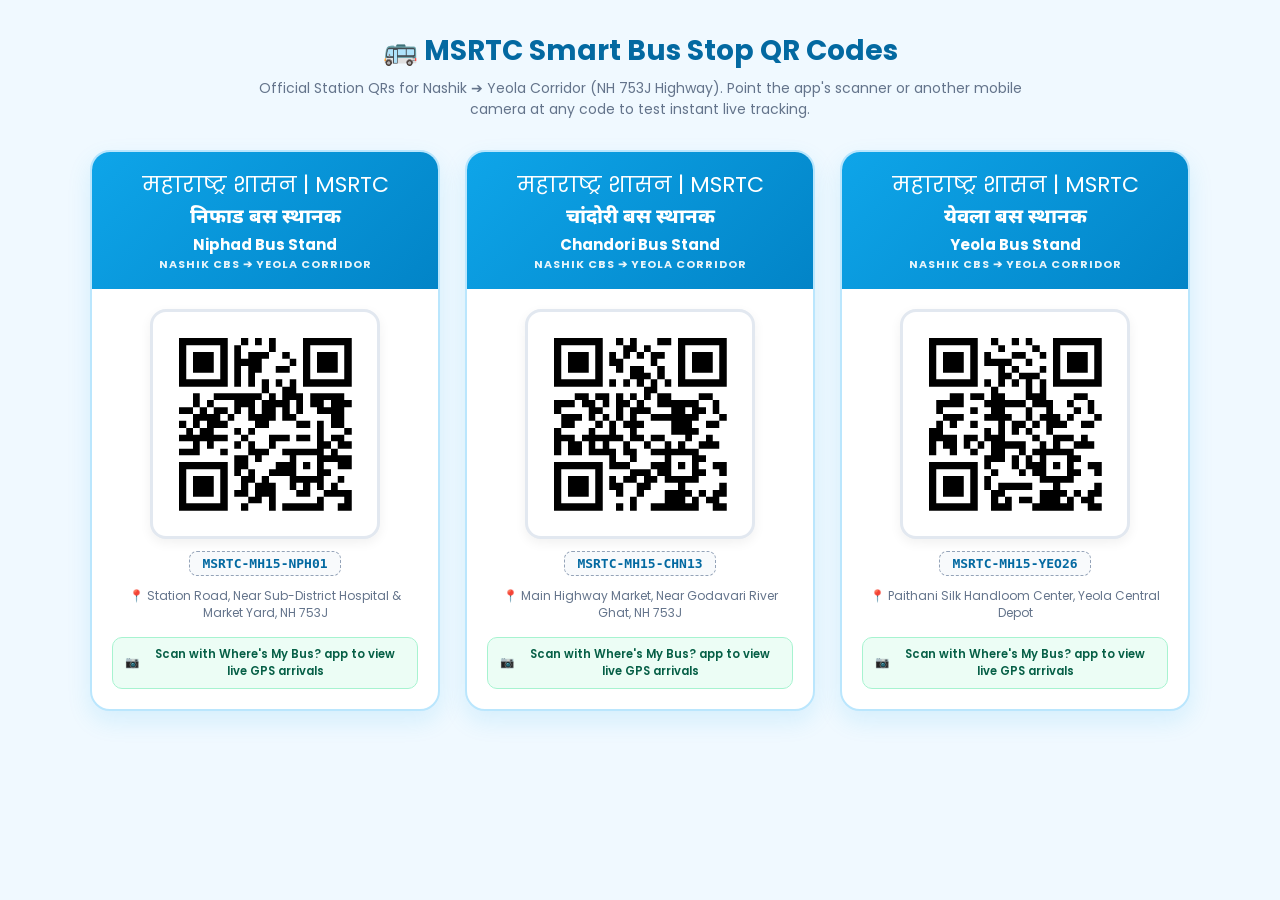
<file: qr_codes.html>
<!DOCTYPE html>
<html lang="en">
<head>
  <meta charset="UTF-8">
  <title>MSRTC Official Bus Stop QR Codes — Nashik-Yeola Corridor</title>
  <style>
    @import url('https://fonts.googleapis.com/css2?family=Poppins:wght@400;600;700;800&family=Noto+Sans+Devanagari:wght@600;700;800&display=swap');
    body {
      font-family: 'Poppins', sans-serif;
      background: #F0F9FF;
      color: #0F172A;
      margin: 0;
      padding: 30px 20px;
    }
    .header {
      text-align: center;
      max-width: 800px;
      margin: 0 auto 30px;
    }
    .header h1 {
      font-size: 28px;
      margin: 0 0 6px;
      color: #0369A1;
    }
    .header p {
      color: #64748B;
      margin: 0;
      font-size: 14px;
    }
    .qr-grid {
      display: grid;
      grid-template-columns: repeat(auto-fit, minmax(320px, 1fr));
      gap: 25px;
      max-width: 1100px;
      margin: 0 auto;
    }
    .qr-card {
      background: #FFFFFF;
      border-radius: 20px;
      border: 2px solid #BAE6FD;
      box-shadow: 0 10px 25px rgba(14, 165, 233, 0.12);
      overflow: hidden;
      display: flex;
      flex-direction: column;
      align-items: center;
      text-align: center;
      position: relative;
    }
    .card-top {
      background: linear-gradient(135deg, #0EA5E9, #0284C7);
      color: white;
      width: 100%;
      padding: 16px 12px;
      box-sizing: border-box;
    }
    .card-top .emblem {
      font-size: 22px;
      margin-bottom: 4px;
    }
    .card-top .org {
      font-size: 11px;
      text-transform: uppercase;
      letter-spacing: 1px;
      font-weight: 700;
      opacity: 0.9;
    }
    .card-top .title-mr {
      font-family: 'Noto Sans Devanagari', sans-serif;
      font-size: 20px;
      font-weight: 800;
      margin: 2px 0;
    }
    .card-top .title-en {
      font-size: 15px;
      font-weight: 700;
    }
    .qr-body {
      padding: 20px;
      display: flex;
      flex-direction: column;
      align-items: center;
      flex: 1;
    }
    .qr-frame {
      background: #FFFFFF;
      padding: 12px;
      border-radius: 16px;
      border: 3px solid #E2E8F0;
      box-shadow: 0 4px 12px rgba(0,0,0,0.06);
      margin-bottom: 12px;
    }
    .qr-frame img {
      width: 200px;
      height: 200px;
      display: block;
    }
    .qr-code-text {
      background: #F8FAFC;
      border: 1px dashed #94A3B8;
      border-radius: 8px;
      padding: 4px 12px;
      font-family: monospace;
      font-weight: 700;
      font-size: 13px;
      color: #0369A1;
      margin-bottom: 12px;
    }
    .landmark-info {
      font-size: 12px;
      color: #64748B;
      line-height: 1.4;
      margin-bottom: 15px;
    }
    .scan-instruction {
      background: #ECFDF5;
      color: #065F46;
      border: 1px solid #A7F3D0;
      border-radius: 10px;
      padding: 8px 12px;
      font-size: 11.5px;
      font-weight: 600;
      display: flex;
      align-items: center;
      gap: 6px;
    }
  </style>
</head>
<body>
  <div class="header">
    <h1>🚌 MSRTC Smart Bus Stop QR Codes</h1>
    <p>Official Station QRs for Nashik ➔ Yeola Corridor (NH 753J Highway). Point the app's scanner or another mobile camera at any code to test instant live tracking.</p>
  </div>

  <div class="qr-grid">
    
      <div class="qr-card">
        <div class="card-top">
          <div class="emblem">महाराष्ट्र शासन | MSRTC</div>
          <div class="title-mr">निफाड बस स्थानक</div>
          <div class="title-en">Niphad Bus Stand</div>
          <div class="org">Nashik CBS ➔ Yeola Corridor</div>
        </div>
        <div class="qr-body">
          <div class="qr-frame">
            <img src="[data-uri]" alt="QR for Niphad Bus Stand" />
          </div>
          <div class="qr-code-text">MSRTC-MH15-NPH01</div>
          <div class="landmark-info">📍 Station Road, Near Sub-District Hospital & Market Yard, NH 753J</div>
          <div class="scan-instruction">
            <span>📷</span>
            <span>Scan with Where's My Bus? app to view live GPS arrivals</span>
          </div>
        </div>
      </div>
    
      <div class="qr-card">
        <div class="card-top">
          <div class="emblem">महाराष्ट्र शासन | MSRTC</div>
          <div class="title-mr">चांदोरी बस स्थानक</div>
          <div class="title-en">Chandori Bus Stand</div>
          <div class="org">Nashik CBS ➔ Yeola Corridor</div>
        </div>
        <div class="qr-body">
          <div class="qr-frame">
            <img src="[data-uri]" alt="QR for Chandori Bus Stand" />
          </div>
          <div class="qr-code-text">MSRTC-MH15-CHN13</div>
          <div class="landmark-info">📍 Main Highway Market, Near Godavari River Ghat, NH 753J</div>
          <div class="scan-instruction">
            <span>📷</span>
            <span>Scan with Where's My Bus? app to view live GPS arrivals</span>
          </div>
        </div>
      </div>
    
      <div class="qr-card">
        <div class="card-top">
          <div class="emblem">महाराष्ट्र शासन | MSRTC</div>
          <div class="title-mr">येवला बस स्थानक</div>
          <div class="title-en">Yeola Bus Stand</div>
          <div class="org">Nashik CBS ➔ Yeola Corridor</div>
        </div>
        <div class="qr-body">
          <div class="qr-frame">
            <img src="[data-uri]" alt="QR for Yeola Bus Stand" />
          </div>
          <div class="qr-code-text">MSRTC-MH15-YEO26</div>
          <div class="landmark-info">📍 Paithani Silk Handloom Center, Yeola Central Depot</div>
          <div class="scan-instruction">
            <span>📷</span>
            <span>Scan with Where's My Bus? app to view live GPS arrivals</span>
          </div>
        </div>
      </div>
    
  </div>
</body>
</html>
</file>
